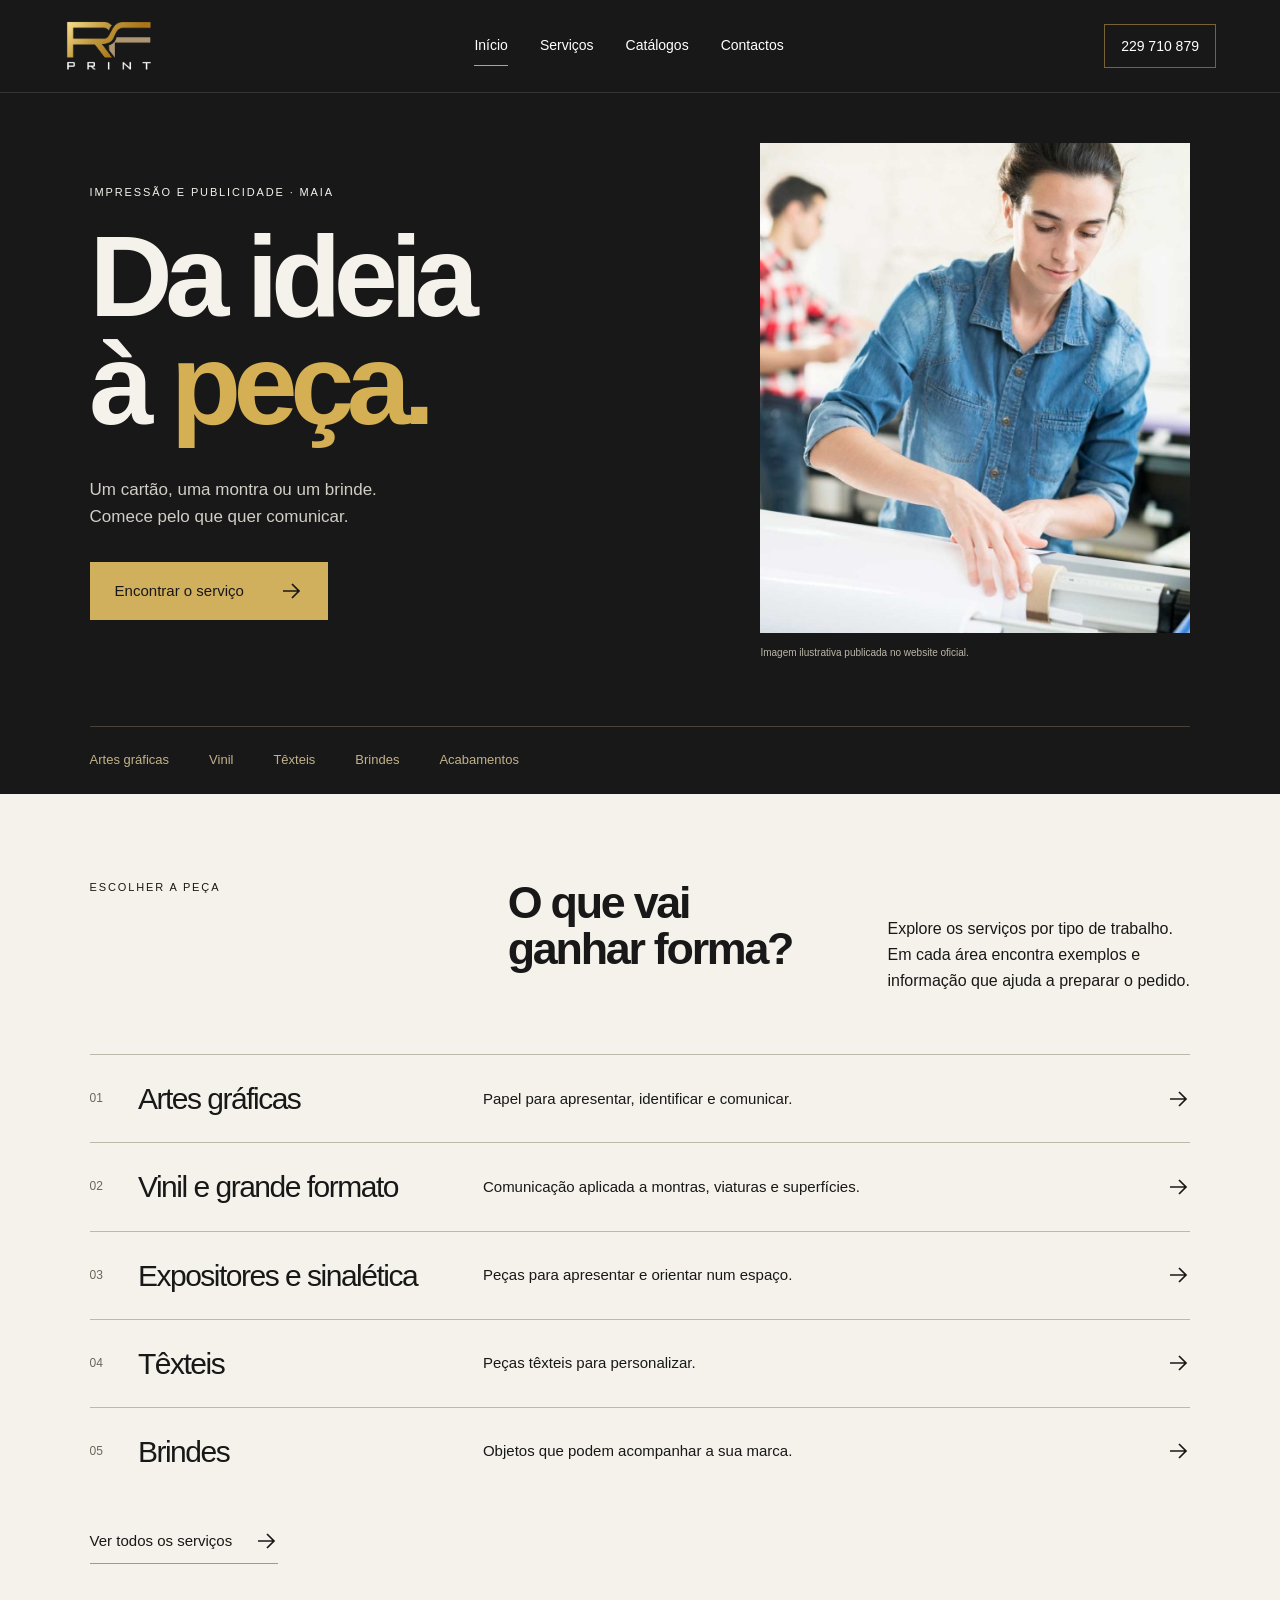
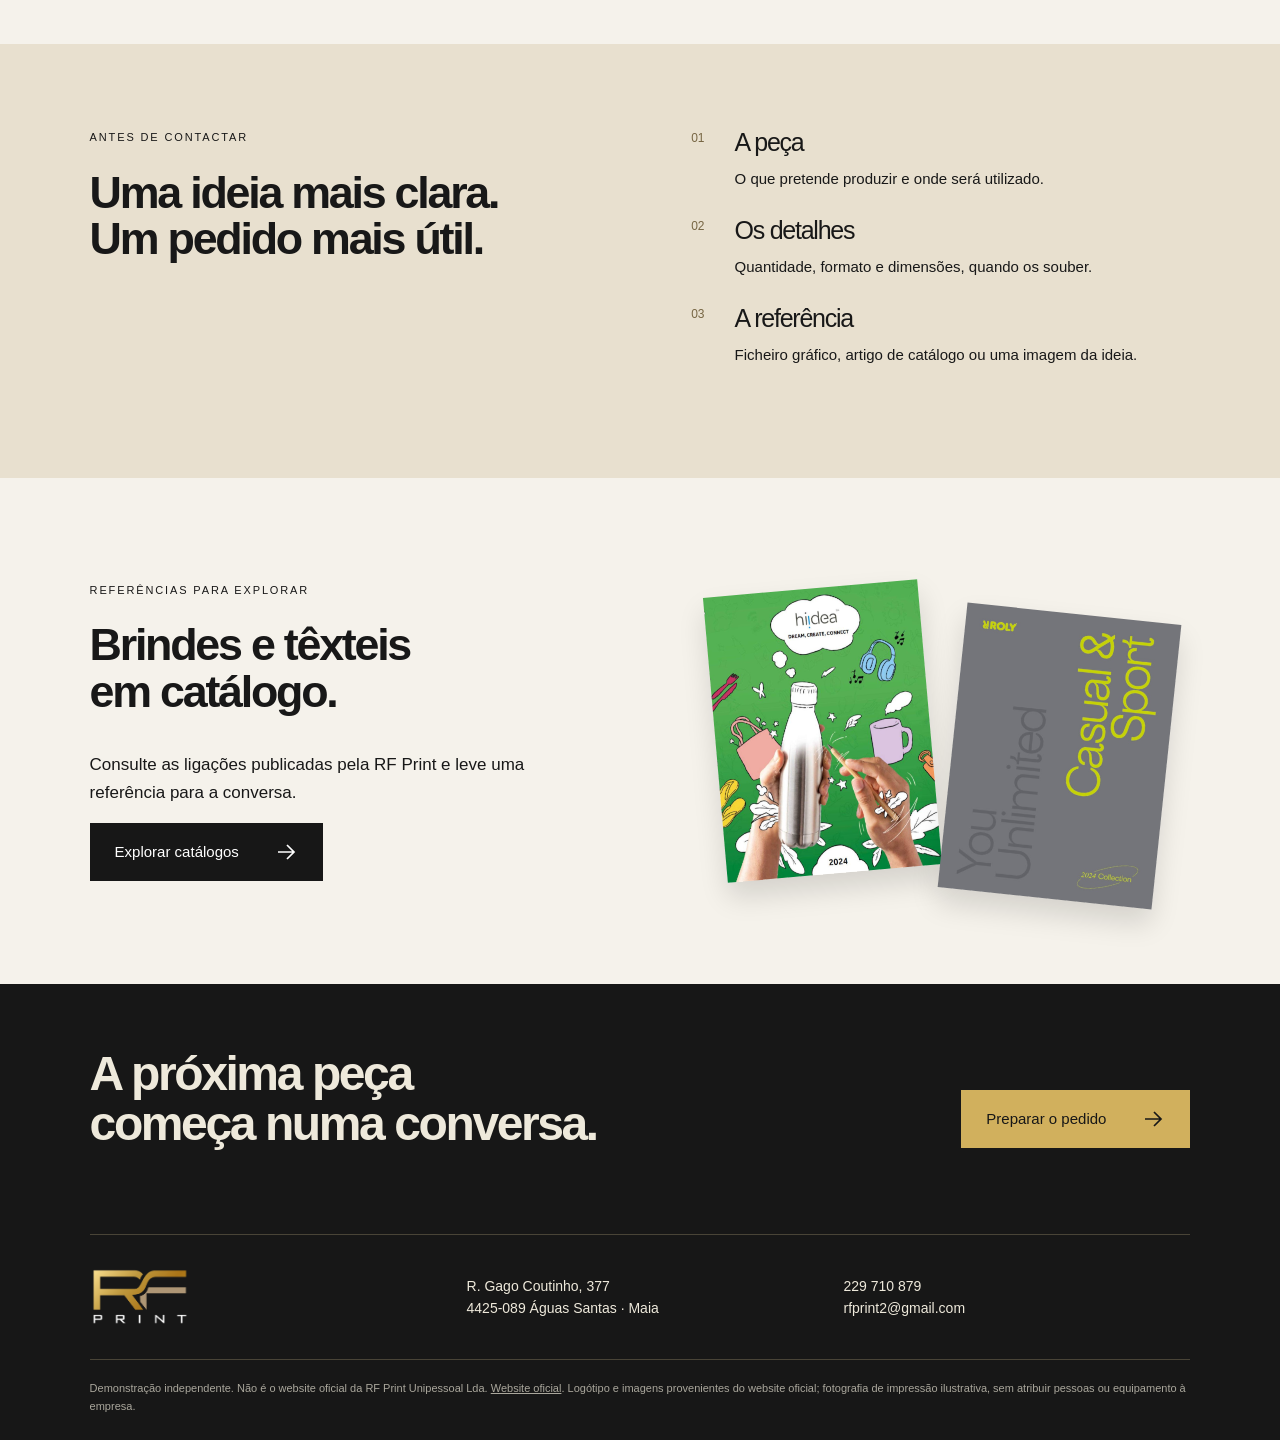
<file: index.html>
<!doctype html><html lang="pt-PT"><head><meta charset="utf-8"><meta name="viewport" content="width=device-width,initial-scale=1"><meta name="robots" content="noindex,nofollow"><meta name="description" content="Artes gráficas, vinil, têxteis e brindes na Maia. Demonstração independente do website RF Print."><title>Da ideia à peça · RF Print</title><link rel="stylesheet" href="style.css"><script src="app.js" defer></script></head><body><a class="skip" href="#main">Saltar para o conteúdo</a><header><a href="index.html" aria-label="RF Print — início"><img src="assets/logo.png" alt="RF Print" width="451" height="283"></a><button class="menu" aria-expanded="false" aria-controls="nav">Menu<span aria-hidden="true">☰</span></button><nav id="nav" aria-label="Principal"><a href="index.html" aria-current="page">Início</a><a href="servicos.html">Serviços</a><a href="catalogos.html">Catálogos</a><a href="contactos.html">Contactos</a></nav><a class="header-call" href="tel:+351229710879">229 710 879</a></header><main id="main">
<section class="hero"><div class="hero-copy"><span class="label">Impressão e publicidade · Maia</span><h1>Da ideia<br>à <em>peça.</em></h1><p>Um cartão, uma montra ou um brinde.<br>Comece pelo que quer comunicar.</p><a href="servicos.html" class="button">Encontrar o serviço<svg viewBox="0 0 24 24" fill="none" stroke="currentColor" stroke-width="1.7" aria-hidden="true"><path d="M4 12h15M13 5l7 7-7 7"/></svg></a></div><figure><img src="assets/printing.jpg" alt="Fotografia ilustrativa de preparação de material numa impressora" width="500" height="652" fetchpriority="high"><figcaption>Imagem ilustrativa publicada no website oficial.</figcaption></figure><div class="hero-bottom"><span>Artes gráficas</span><span>Vinil</span><span>Têxteis</span><span>Brindes</span><span>Acabamentos</span></div></section>
<section class="section intro"><span class="label">Escolher a peça</span><div><h2>O que vai<br>ganhar forma?</h2><p>Explore os serviços por tipo de trabalho. Em cada área encontra exemplos e informação que ajuda a preparar o pedido.</p></div></section>
<section class="service-rows"><a href="servicos.html#grafica"><span class="row-number">01</span><h3>Artes gráficas</h3><p>Papel para apresentar, identificar e comunicar.</p><svg viewBox="0 0 24 24" fill="none" stroke="currentColor" stroke-width="1.7" aria-hidden="true"><path d="M4 12h15M13 5l7 7-7 7"/></svg></a><a href="servicos.html#vinil"><span class="row-number">02</span><h3>Vinil e grande formato</h3><p>Comunicação aplicada a montras, viaturas e superfícies.</p><svg viewBox="0 0 24 24" fill="none" stroke="currentColor" stroke-width="1.7" aria-hidden="true"><path d="M4 12h15M13 5l7 7-7 7"/></svg></a><a href="servicos.html#sinaletica"><span class="row-number">03</span><h3>Expositores e sinalética</h3><p>Peças para apresentar e orientar num espaço.</p><svg viewBox="0 0 24 24" fill="none" stroke="currentColor" stroke-width="1.7" aria-hidden="true"><path d="M4 12h15M13 5l7 7-7 7"/></svg></a><a href="servicos.html#texteis"><span class="row-number">04</span><h3>Têxteis</h3><p>Peças têxteis para personalizar.</p><svg viewBox="0 0 24 24" fill="none" stroke="currentColor" stroke-width="1.7" aria-hidden="true"><path d="M4 12h15M13 5l7 7-7 7"/></svg></a><a href="servicos.html#brindes"><span class="row-number">05</span><h3>Brindes</h3><p>Objetos que podem acompanhar a sua marca.</p><svg viewBox="0 0 24 24" fill="none" stroke="currentColor" stroke-width="1.7" aria-hidden="true"><path d="M4 12h15M13 5l7 7-7 7"/></svg></a><a href="servicos.html" class="text-link">Ver todos os serviços<svg viewBox="0 0 24 24" fill="none" stroke="currentColor" stroke-width="1.7" aria-hidden="true"><path d="M4 12h15M13 5l7 7-7 7"/></svg></a></section>
<section class="section prepare"><div><span class="label">Antes de contactar</span><h2>Uma ideia mais clara.<br>Um pedido mais útil.</h2></div><ol><li><span>01</span><div><h3>A peça</h3><p>O que pretende produzir e onde será utilizado.</p></div></li><li><span>02</span><div><h3>Os detalhes</h3><p>Quantidade, formato e dimensões, quando os souber.</p></div></li><li><span>03</span><div><h3>A referência</h3><p>Ficheiro gráfico, artigo de catálogo ou uma imagem da ideia.</p></div></li></ol></section>
<section class="section catalog-teaser"><div><span class="label">Referências para explorar</span><h2>Brindes e têxteis<br>em catálogo.</h2><p>Consulte as ligações publicadas pela RF Print e leve uma referência para a conversa.</p><a href="catalogos.html" class="button dark">Explorar catálogos<svg viewBox="0 0 24 24" fill="none" stroke="currentColor" stroke-width="1.7" aria-hidden="true"><path d="M4 12h15M13 5l7 7-7 7"/></svg></a></div><div class="cover-stack"><img src="assets/hidea.jpg" alt="Capa Hi!dea, edição 2024 publicada no website oficial" width="750" height="1000"><img src="assets/roly.jpg" alt="Capa Roly 2024 publicada no website oficial" width="750" height="1000"></div></section>
</main><footer><div class="foot-top"><h2>A próxima peça<br>começa numa conversa.</h2><a href="contactos.html" class="button">Preparar o pedido<svg viewBox="0 0 24 24" fill="none" stroke="currentColor" stroke-width="1.7" aria-hidden="true"><path d="M4 12h15M13 5l7 7-7 7"/></svg></a></div><div class="foot-grid"><img src="assets/logo.png" alt="RF Print" width="451" height="283"><p>R. Gago Coutinho, 377<br>4425-089 Águas Santas · Maia</p><p><a href="tel:+351229710879">229 710 879</a><br><a href="mailto:rfprint2@gmail.com">rfprint2@gmail.com</a></p></div><p class="demo">Demonstração independente. Não é o website oficial da RF Print Unipessoal Lda. <a href="https://rfprint.pt/" target="_blank" rel="noopener">Website oficial</a>. Logótipo e imagens provenientes do website oficial; fotografia de impressão ilustrativa, sem atribuir pessoas ou equipamento à empresa.</p></footer></body></html>
</file>
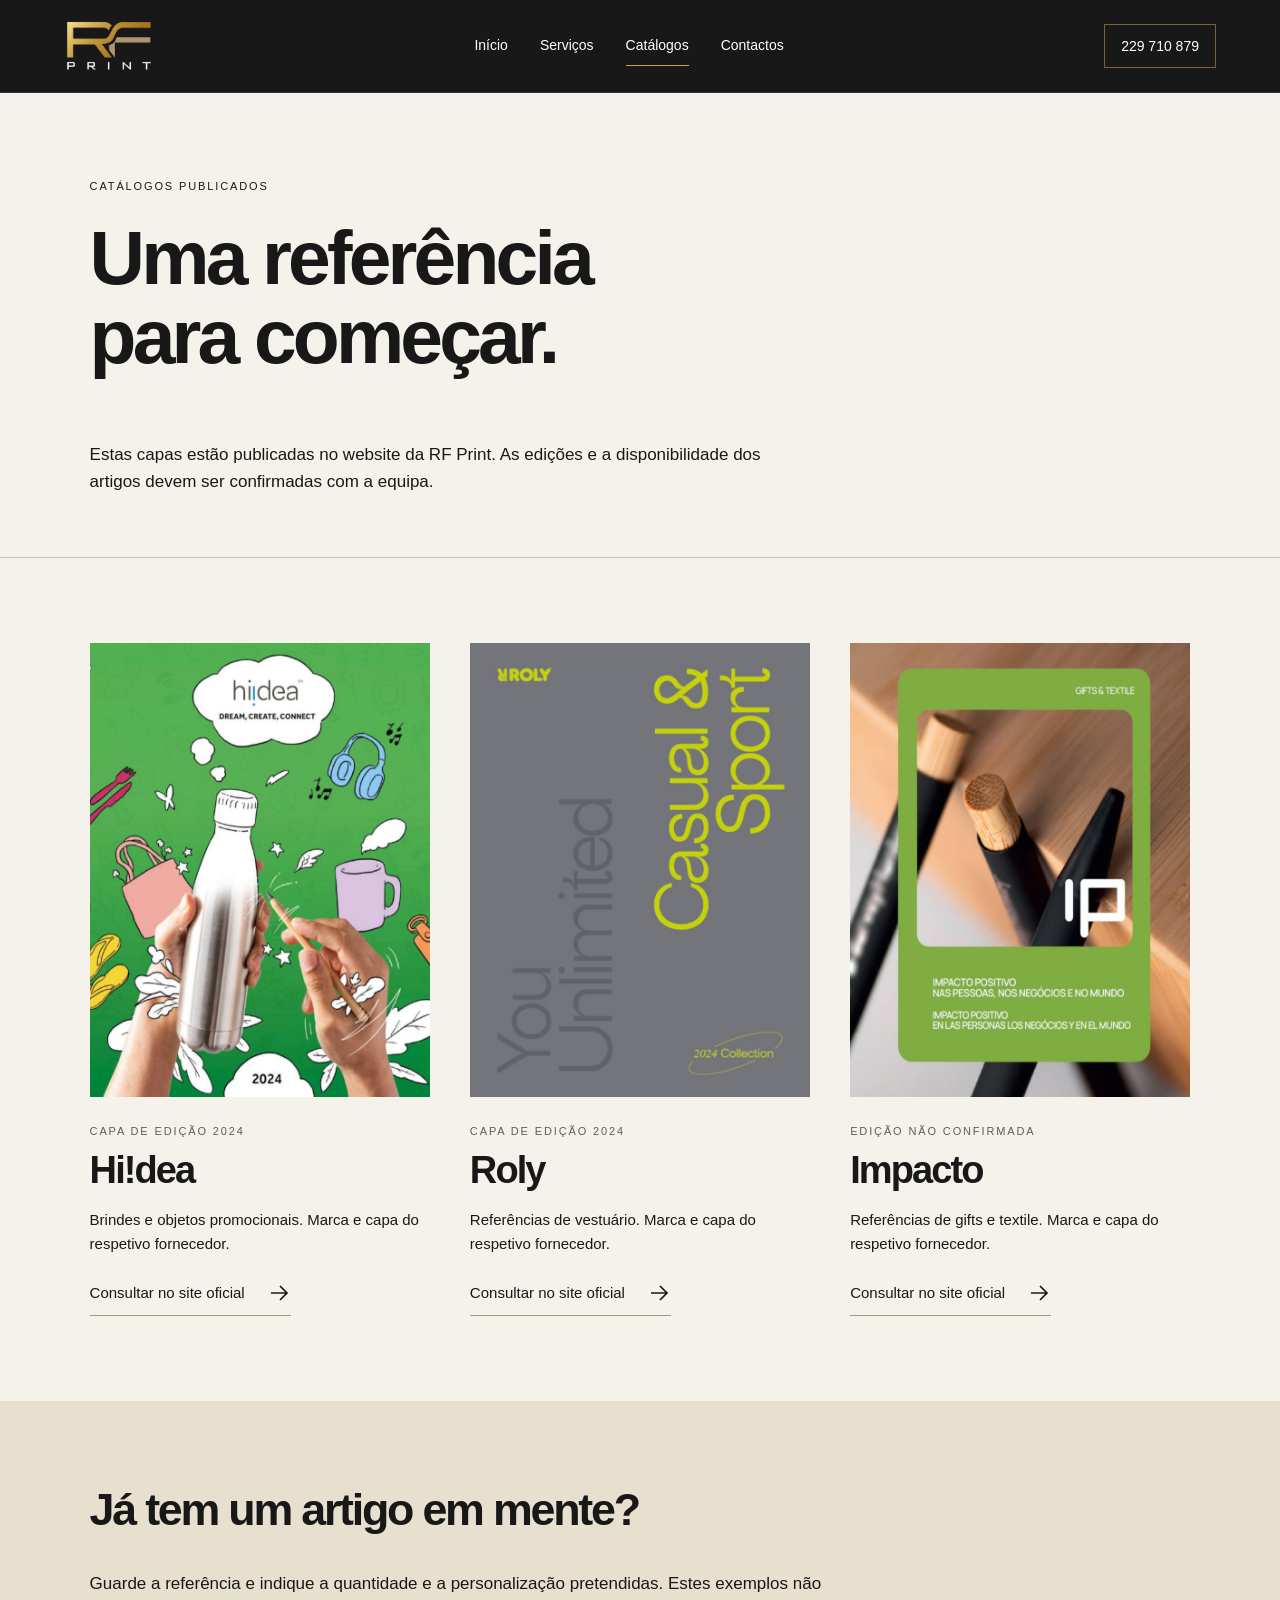
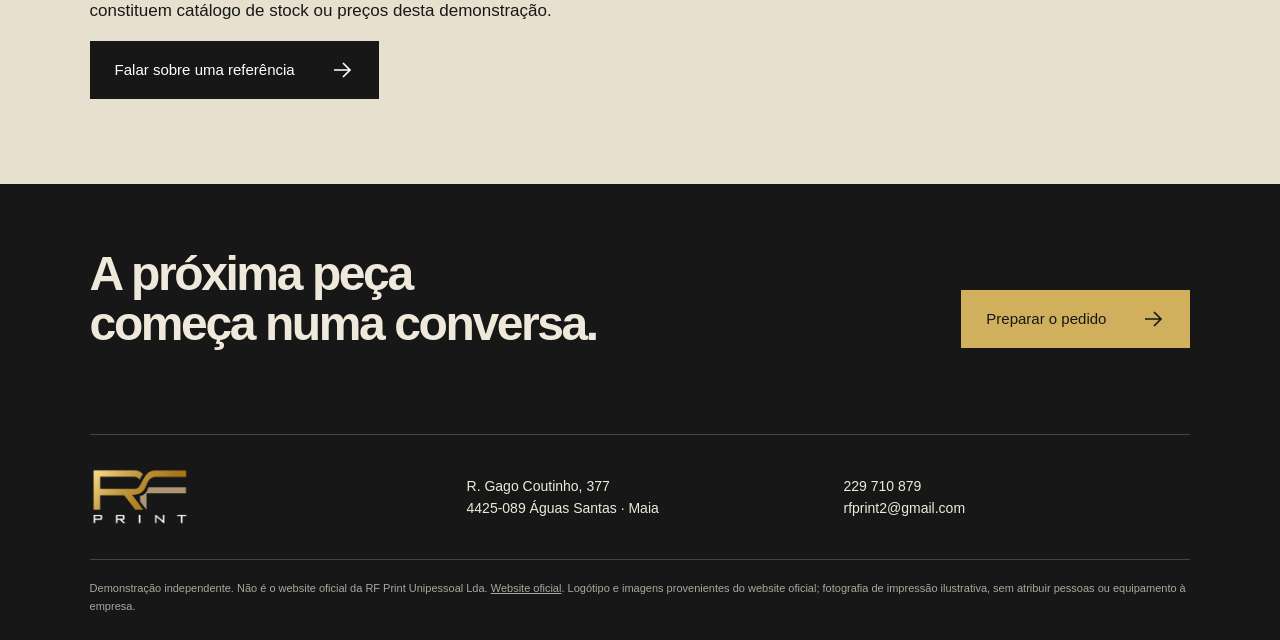
<file: catalogos.html>
<!doctype html><html lang="pt-PT"><head><meta charset="utf-8"><meta name="viewport" content="width=device-width,initial-scale=1"><meta name="robots" content="noindex,nofollow"><meta name="description" content="Artes gráficas, vinil, têxteis e brindes na Maia. Demonstração independente do website RF Print."><title>Catálogos · RF Print</title><link rel="stylesheet" href="style.css"><script src="app.js" defer></script></head><body><a class="skip" href="#main">Saltar para o conteúdo</a><header><a href="index.html" aria-label="RF Print — início"><img src="assets/logo.png" alt="RF Print" width="451" height="283"></a><button class="menu" aria-expanded="false" aria-controls="nav">Menu<span aria-hidden="true">☰</span></button><nav id="nav" aria-label="Principal"><a href="index.html">Início</a><a href="servicos.html">Serviços</a><a href="catalogos.html" aria-current="page">Catálogos</a><a href="contactos.html">Contactos</a></nav><a class="header-call" href="tel:+351229710879">229 710 879</a></header><main id="main">
<section class="page-head section"><span class="label">Catálogos publicados</span><h1>Uma referência<br>para começar.</h1><p>Estas capas estão publicadas no website da RF Print. As edições e a disponibilidade dos artigos devem ser confirmadas com a equipa.</p></section><section class="section catalog-grid"><article><img src="assets/hidea.jpg" alt="Hi!dea — capa publicada pela RF Print" width="750" height="1000"><span class="label">Capa de edição 2024</span><h2>Hi!dea</h2><p>Brindes e objetos promocionais. Marca e capa do respetivo fornecedor.</p><a href="https://rfprint.pt/catalogos/" class="text-link">Consultar no site oficial<svg viewBox="0 0 24 24" fill="none" stroke="currentColor" stroke-width="1.7" aria-hidden="true"><path d="M4 12h15M13 5l7 7-7 7"/></svg></a></article><article><img src="assets/roly.jpg" alt="Roly — capa publicada pela RF Print" width="750" height="1000"><span class="label">Capa de edição 2024</span><h2>Roly</h2><p>Referências de vestuário. Marca e capa do respetivo fornecedor.</p><a href="https://rfprint.pt/catalogos/" class="text-link">Consultar no site oficial<svg viewBox="0 0 24 24" fill="none" stroke="currentColor" stroke-width="1.7" aria-hidden="true"><path d="M4 12h15M13 5l7 7-7 7"/></svg></a></article><article><img src="assets/impacto.jpg" alt="Impacto — capa publicada pela RF Print" width="750" height="1000"><span class="label">Edição não confirmada</span><h2>Impacto</h2><p>Referências de gifts e textile. Marca e capa do respetivo fornecedor.</p><a href="https://rfprint.pt/catalogos/" class="text-link">Consultar no site oficial<svg viewBox="0 0 24 24" fill="none" stroke="currentColor" stroke-width="1.7" aria-hidden="true"><path d="M4 12h15M13 5l7 7-7 7"/></svg></a></article></section><section class="section reference"><h2>Já tem um artigo em mente?</h2><p>Guarde a referência e indique a quantidade e a personalização pretendidas. Estes exemplos não constituem catálogo de stock ou preços desta demonstração.</p><a href="contactos.html?servico=brindes" class="button dark">Falar sobre uma referência<svg viewBox="0 0 24 24" fill="none" stroke="currentColor" stroke-width="1.7" aria-hidden="true"><path d="M4 12h15M13 5l7 7-7 7"/></svg></a></section>
</main><footer><div class="foot-top"><h2>A próxima peça<br>começa numa conversa.</h2><a href="contactos.html" class="button">Preparar o pedido<svg viewBox="0 0 24 24" fill="none" stroke="currentColor" stroke-width="1.7" aria-hidden="true"><path d="M4 12h15M13 5l7 7-7 7"/></svg></a></div><div class="foot-grid"><img src="assets/logo.png" alt="RF Print" width="451" height="283"><p>R. Gago Coutinho, 377<br>4425-089 Águas Santas · Maia</p><p><a href="tel:+351229710879">229 710 879</a><br><a href="mailto:rfprint2@gmail.com">rfprint2@gmail.com</a></p></div><p class="demo">Demonstração independente. Não é o website oficial da RF Print Unipessoal Lda. <a href="https://rfprint.pt/" target="_blank" rel="noopener">Website oficial</a>. Logótipo e imagens provenientes do website oficial; fotografia de impressão ilustrativa, sem atribuir pessoas ou equipamento à empresa.</p></footer></body></html>
</file>
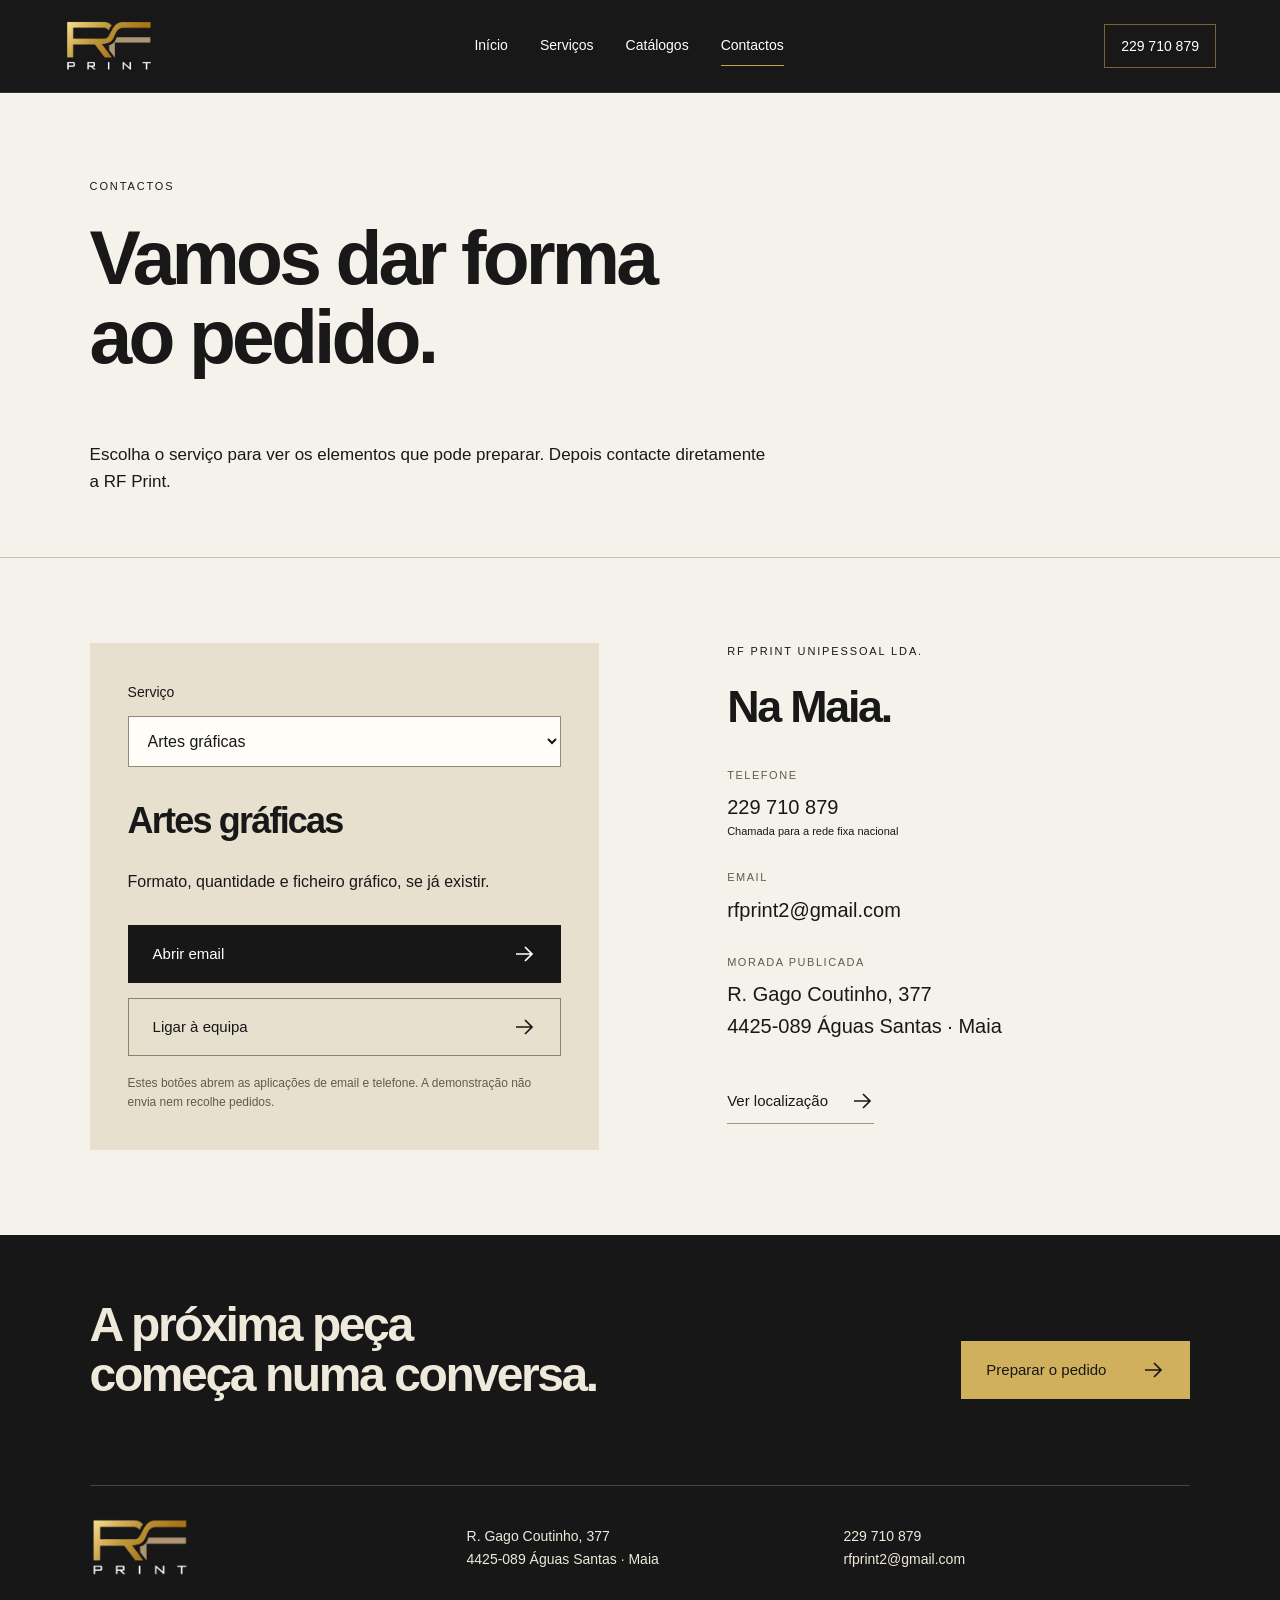
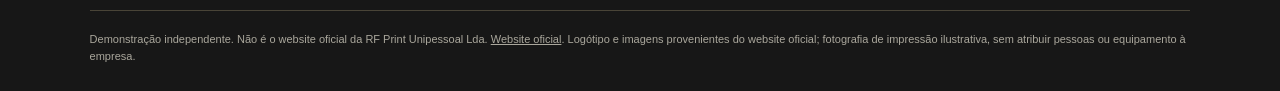
<file: contactos.html>
<!doctype html><html lang="pt-PT"><head><meta charset="utf-8"><meta name="viewport" content="width=device-width,initial-scale=1"><meta name="robots" content="noindex,nofollow"><meta name="description" content="Artes gráficas, vinil, têxteis e brindes na Maia. Demonstração independente do website RF Print."><title>Contactos · RF Print</title><link rel="stylesheet" href="style.css"><script src="app.js" defer></script></head><body><a class="skip" href="#main">Saltar para o conteúdo</a><header><a href="index.html" aria-label="RF Print — início"><img src="assets/logo.png" alt="RF Print" width="451" height="283"></a><button class="menu" aria-expanded="false" aria-controls="nav">Menu<span aria-hidden="true">☰</span></button><nav id="nav" aria-label="Principal"><a href="index.html">Início</a><a href="servicos.html">Serviços</a><a href="catalogos.html">Catálogos</a><a href="contactos.html" aria-current="page">Contactos</a></nav><a class="header-call" href="tel:+351229710879">229 710 879</a></header><main id="main">
<section class="page-head section"><span class="label">Contactos</span><h1>Vamos dar forma<br>ao pedido.</h1><p>Escolha o serviço para ver os elementos que pode preparar. Depois contacte diretamente a RF Print.</p></section><section class="section contact-layout"><div class="request"><label for="service">Serviço</label><select id="service"><option value="grafica">Artes gráficas</option><option value="vinil">Vinil e grande formato</option><option value="sinaletica">Expositores e sinalética</option><option value="texteis">Têxteis</option><option value="brindes">Brindes</option><option value="acabamentos">Gravações e acabamentos</option><option value="eventos">Eventos</option></select><h2 id="request-title">Artes gráficas</h2><p id="request-guide">Formato, quantidade e ficheiro gráfico, se já existir.</p><div class="contact-buttons"><a class="button dark" id="request-email" href="mailto:rfprint2@gmail.com">Abrir email <svg viewBox="0 0 24 24" fill="none" stroke="currentColor" stroke-width="1.7" aria-hidden="true"><path d="M4 12h15M13 5l7 7-7 7"/></svg></a><a class="button outline" href="tel:+351229710879">Ligar à equipa <svg viewBox="0 0 24 24" fill="none" stroke="currentColor" stroke-width="1.7" aria-hidden="true"><path d="M4 12h15M13 5l7 7-7 7"/></svg></a></div><p class="note">Estes botões abrem as aplicações de email e telefone. A demonstração não envia nem recolhe pedidos.</p></div><div class="details"><span class="label">RF Print Unipessoal Lda.</span><h2>Na Maia.</h2><dl><dt>Telefone</dt><dd><a href="tel:+351229710879">229 710 879</a><small>Chamada para a rede fixa nacional</small></dd><dt>Email</dt><dd><a href="mailto:rfprint2@gmail.com">rfprint2@gmail.com</a></dd><dt>Morada publicada</dt><dd>R. Gago Coutinho, 377<br>4425-089 Águas Santas · Maia</dd></dl><a href="https://www.google.com/maps/search/?api=1&amp;query=R.+Gago+Coutinho+377+Maia" class="text-link">Ver localização<svg viewBox="0 0 24 24" fill="none" stroke="currentColor" stroke-width="1.7" aria-hidden="true"><path d="M4 12h15M13 5l7 7-7 7"/></svg></a></div></section>
</main><footer><div class="foot-top"><h2>A próxima peça<br>começa numa conversa.</h2><a href="contactos.html" class="button">Preparar o pedido<svg viewBox="0 0 24 24" fill="none" stroke="currentColor" stroke-width="1.7" aria-hidden="true"><path d="M4 12h15M13 5l7 7-7 7"/></svg></a></div><div class="foot-grid"><img src="assets/logo.png" alt="RF Print" width="451" height="283"><p>R. Gago Coutinho, 377<br>4425-089 Águas Santas · Maia</p><p><a href="tel:+351229710879">229 710 879</a><br><a href="mailto:rfprint2@gmail.com">rfprint2@gmail.com</a></p></div><p class="demo">Demonstração independente. Não é o website oficial da RF Print Unipessoal Lda. <a href="https://rfprint.pt/" target="_blank" rel="noopener">Website oficial</a>. Logótipo e imagens provenientes do website oficial; fotografia de impressão ilustrativa, sem atribuir pessoas ou equipamento à empresa.</p></footer></body></html>
</file>
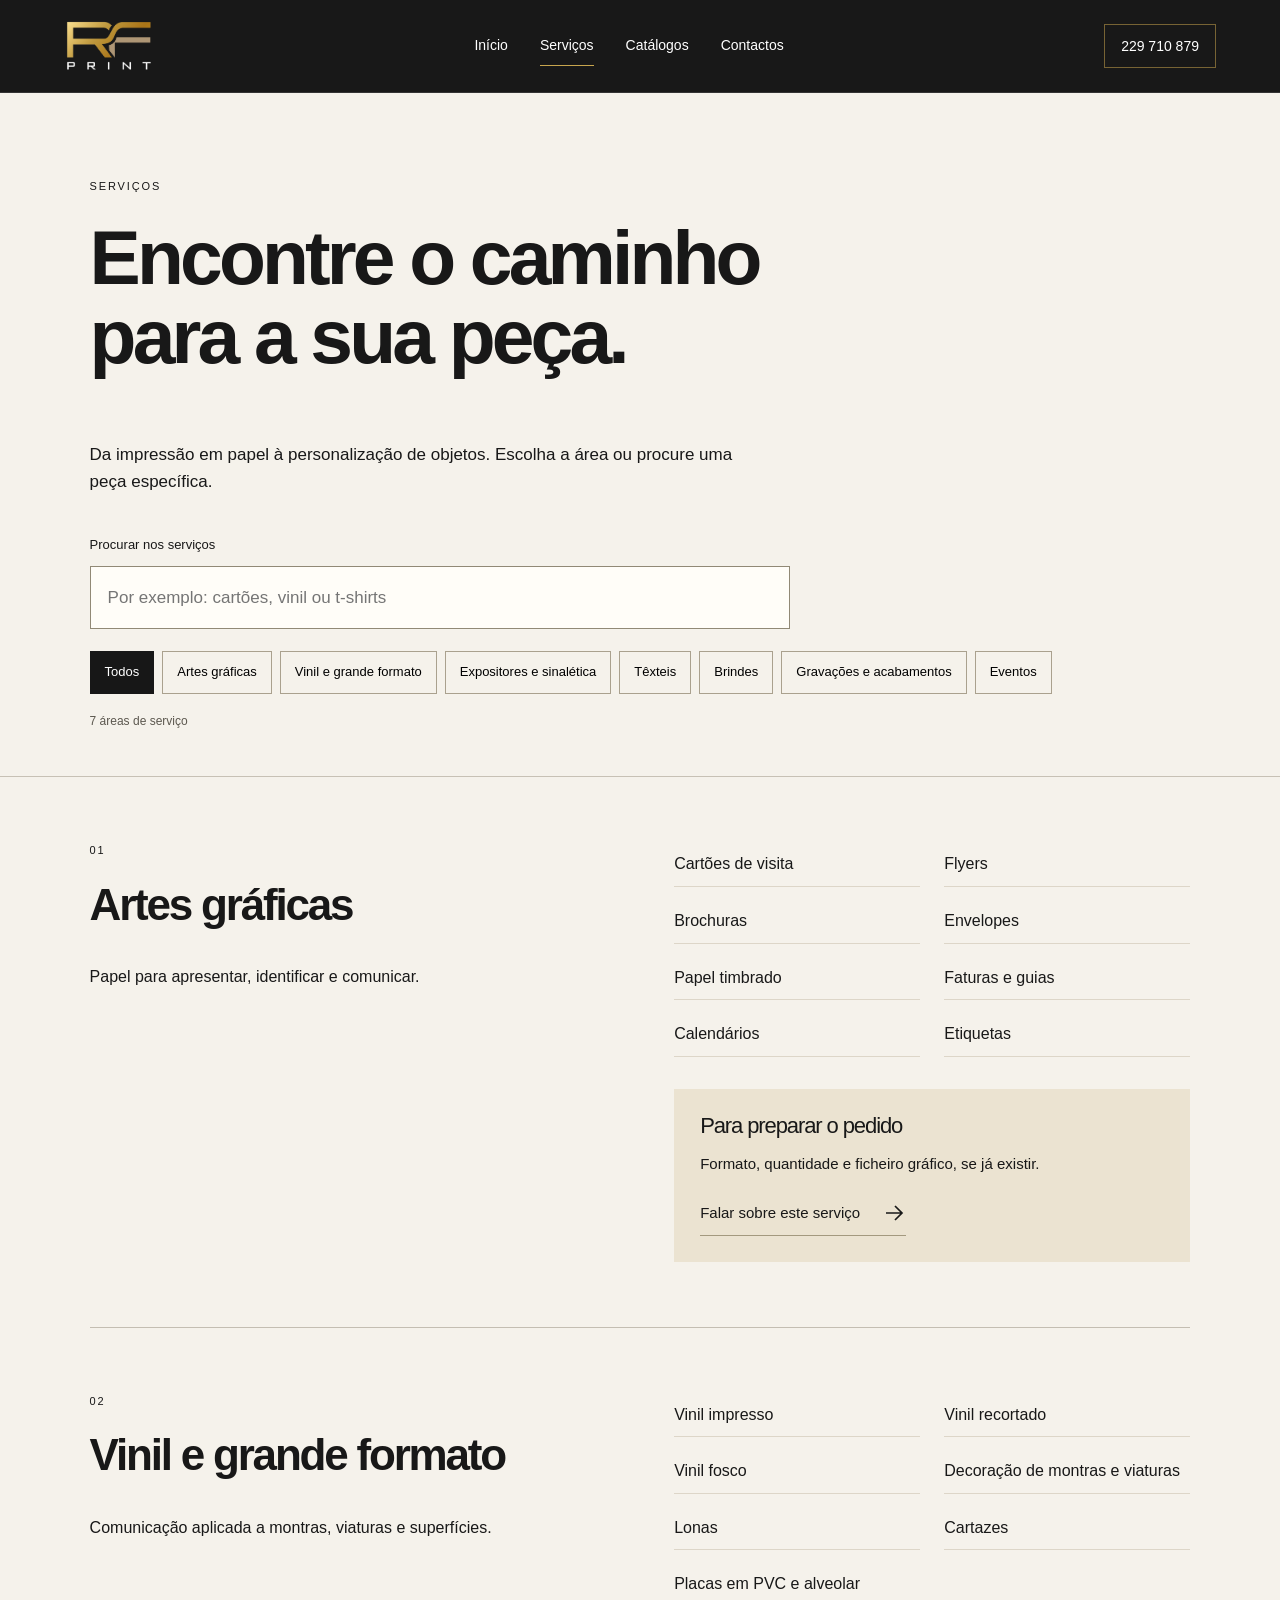
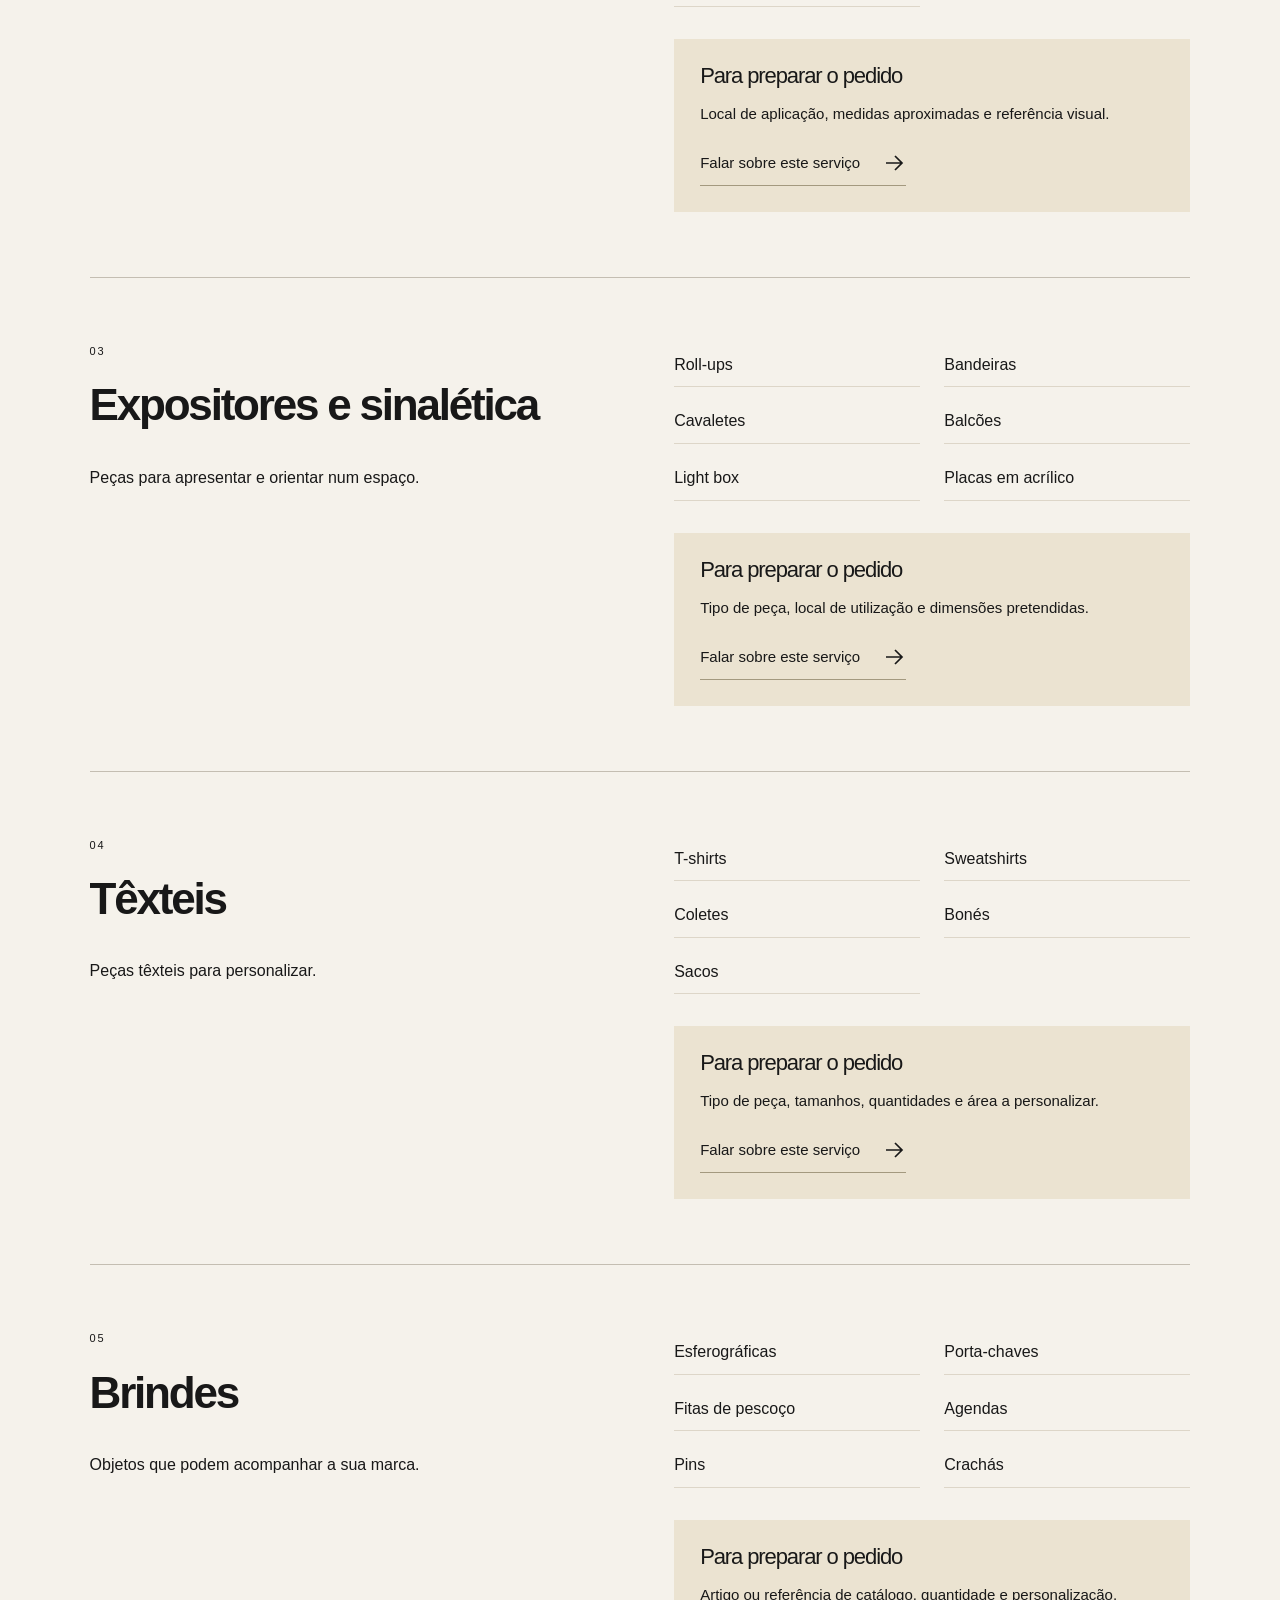
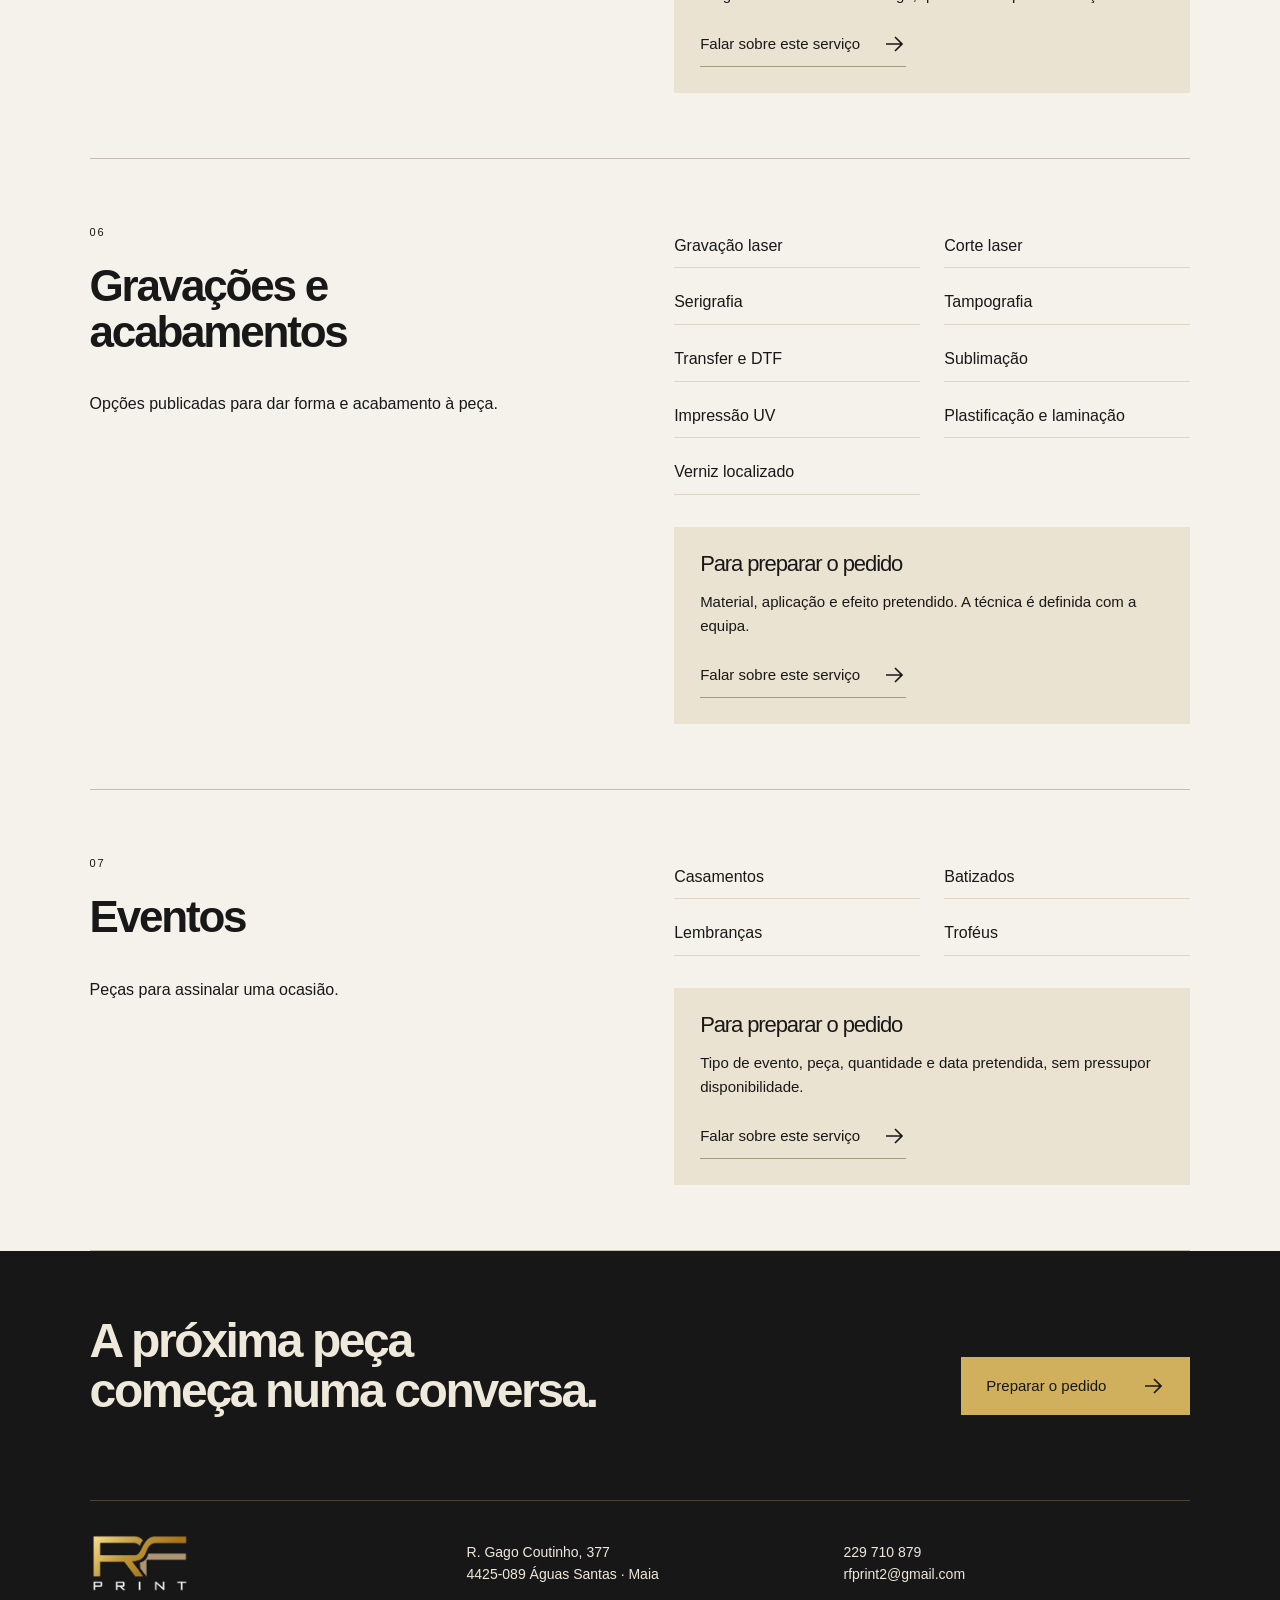
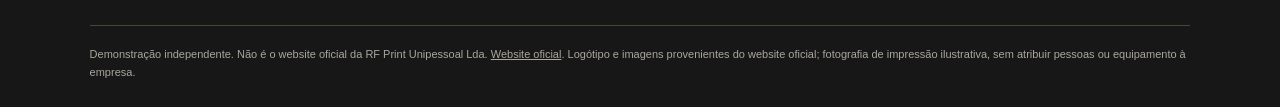
<file: servicos.html>
<!doctype html><html lang="pt-PT"><head><meta charset="utf-8"><meta name="viewport" content="width=device-width,initial-scale=1"><meta name="robots" content="noindex,nofollow"><meta name="description" content="Artes gráficas, vinil, têxteis e brindes na Maia. Demonstração independente do website RF Print."><title>Serviços · RF Print</title><link rel="stylesheet" href="style.css"><script src="app.js" defer></script></head><body><a class="skip" href="#main">Saltar para o conteúdo</a><header><a href="index.html" aria-label="RF Print — início"><img src="assets/logo.png" alt="RF Print" width="451" height="283"></a><button class="menu" aria-expanded="false" aria-controls="nav">Menu<span aria-hidden="true">☰</span></button><nav id="nav" aria-label="Principal"><a href="index.html">Início</a><a href="servicos.html" aria-current="page">Serviços</a><a href="catalogos.html">Catálogos</a><a href="contactos.html">Contactos</a></nav><a class="header-call" href="tel:+351229710879">229 710 879</a></header><main id="main">
<section class="page-head section"><span class="label">Serviços</span><h1>Encontre o caminho<br>para a sua peça.</h1><p>Da impressão em papel à personalização de objetos. Escolha a área ou procure uma peça específica.</p><div class="search"><label for="search">Procurar nos serviços</label><input id="search" type="search" placeholder="Por exemplo: cartões, vinil ou t-shirts"></div><div class="filters" aria-label="Filtrar serviços"><button data-filter="todos" aria-pressed="true">Todos</button><button data-filter="grafica" aria-pressed="false">Artes gráficas</button><button data-filter="vinil" aria-pressed="false">Vinil e grande formato</button><button data-filter="sinaletica" aria-pressed="false">Expositores e sinalética</button><button data-filter="texteis" aria-pressed="false">Têxteis</button><button data-filter="brindes" aria-pressed="false">Brindes</button><button data-filter="acabamentos" aria-pressed="false">Gravações e acabamentos</button><button data-filter="eventos" aria-pressed="false">Eventos</button></div><p id="count" aria-live="polite">7 áreas de serviço</p></section><div class="services-wrap"><section class="service-block" id="grafica" data-category="grafica" data-search="artes gráficas cartões de visita flyers brochuras envelopes papel timbrado faturas e guias calendários etiquetas"><div class="service-title"><span class="label">01</span><h2>Artes gráficas</h2><p>Papel para apresentar, identificar e comunicar.</p></div><div class="service-products"><ul><li>Cartões de visita</li><li>Flyers</li><li>Brochuras</li><li>Envelopes</li><li>Papel timbrado</li><li>Faturas e guias</li><li>Calendários</li><li>Etiquetas</li></ul><div class="brief"><h3>Para preparar o pedido</h3><p>Formato, quantidade e ficheiro gráfico, se já existir.</p><a href="contactos.html?servico=grafica" class="text-link">Falar sobre este serviço<svg viewBox="0 0 24 24" fill="none" stroke="currentColor" stroke-width="1.7" aria-hidden="true"><path d="M4 12h15M13 5l7 7-7 7"/></svg></a></div></div></section><section class="service-block" id="vinil" data-category="vinil" data-search="vinil e grande formato vinil impresso vinil recortado vinil fosco decoração de montras e viaturas lonas cartazes placas em pvc e alveolar"><div class="service-title"><span class="label">02</span><h2>Vinil e grande formato</h2><p>Comunicação aplicada a montras, viaturas e superfícies.</p></div><div class="service-products"><ul><li>Vinil impresso</li><li>Vinil recortado</li><li>Vinil fosco</li><li>Decoração de montras e viaturas</li><li>Lonas</li><li>Cartazes</li><li>Placas em PVC e alveolar</li></ul><div class="brief"><h3>Para preparar o pedido</h3><p>Local de aplicação, medidas aproximadas e referência visual.</p><a href="contactos.html?servico=vinil" class="text-link">Falar sobre este serviço<svg viewBox="0 0 24 24" fill="none" stroke="currentColor" stroke-width="1.7" aria-hidden="true"><path d="M4 12h15M13 5l7 7-7 7"/></svg></a></div></div></section><section class="service-block" id="sinaletica" data-category="sinaletica" data-search="expositores e sinalética roll-ups bandeiras cavaletes balcões light box placas em acrílico"><div class="service-title"><span class="label">03</span><h2>Expositores e sinalética</h2><p>Peças para apresentar e orientar num espaço.</p></div><div class="service-products"><ul><li>Roll-ups</li><li>Bandeiras</li><li>Cavaletes</li><li>Balcões</li><li>Light box</li><li>Placas em acrílico</li></ul><div class="brief"><h3>Para preparar o pedido</h3><p>Tipo de peça, local de utilização e dimensões pretendidas.</p><a href="contactos.html?servico=sinaletica" class="text-link">Falar sobre este serviço<svg viewBox="0 0 24 24" fill="none" stroke="currentColor" stroke-width="1.7" aria-hidden="true"><path d="M4 12h15M13 5l7 7-7 7"/></svg></a></div></div></section><section class="service-block" id="texteis" data-category="texteis" data-search="têxteis t-shirts sweatshirts coletes bonés sacos"><div class="service-title"><span class="label">04</span><h2>Têxteis</h2><p>Peças têxteis para personalizar.</p></div><div class="service-products"><ul><li>T-shirts</li><li>Sweatshirts</li><li>Coletes</li><li>Bonés</li><li>Sacos</li></ul><div class="brief"><h3>Para preparar o pedido</h3><p>Tipo de peça, tamanhos, quantidades e área a personalizar.</p><a href="contactos.html?servico=texteis" class="text-link">Falar sobre este serviço<svg viewBox="0 0 24 24" fill="none" stroke="currentColor" stroke-width="1.7" aria-hidden="true"><path d="M4 12h15M13 5l7 7-7 7"/></svg></a></div></div></section><section class="service-block" id="brindes" data-category="brindes" data-search="brindes esferográficas porta-chaves fitas de pescoço agendas pins crachás"><div class="service-title"><span class="label">05</span><h2>Brindes</h2><p>Objetos que podem acompanhar a sua marca.</p></div><div class="service-products"><ul><li>Esferográficas</li><li>Porta-chaves</li><li>Fitas de pescoço</li><li>Agendas</li><li>Pins</li><li>Crachás</li></ul><div class="brief"><h3>Para preparar o pedido</h3><p>Artigo ou referência de catálogo, quantidade e personalização.</p><a href="contactos.html?servico=brindes" class="text-link">Falar sobre este serviço<svg viewBox="0 0 24 24" fill="none" stroke="currentColor" stroke-width="1.7" aria-hidden="true"><path d="M4 12h15M13 5l7 7-7 7"/></svg></a></div></div></section><section class="service-block" id="acabamentos" data-category="acabamentos" data-search="gravações e acabamentos gravação laser corte laser serigrafia tampografia transfer e dtf sublimação impressão uv plastificação e laminação verniz localizado"><div class="service-title"><span class="label">06</span><h2>Gravações e acabamentos</h2><p>Opções publicadas para dar forma e acabamento à peça.</p></div><div class="service-products"><ul><li>Gravação laser</li><li>Corte laser</li><li>Serigrafia</li><li>Tampografia</li><li>Transfer e DTF</li><li>Sublimação</li><li>Impressão UV</li><li>Plastificação e laminação</li><li>Verniz localizado</li></ul><div class="brief"><h3>Para preparar o pedido</h3><p>Material, aplicação e efeito pretendido. A técnica é definida com a equipa.</p><a href="contactos.html?servico=acabamentos" class="text-link">Falar sobre este serviço<svg viewBox="0 0 24 24" fill="none" stroke="currentColor" stroke-width="1.7" aria-hidden="true"><path d="M4 12h15M13 5l7 7-7 7"/></svg></a></div></div></section><section class="service-block" id="eventos" data-category="eventos" data-search="eventos casamentos batizados lembranças troféus"><div class="service-title"><span class="label">07</span><h2>Eventos</h2><p>Peças para assinalar uma ocasião.</p></div><div class="service-products"><ul><li>Casamentos</li><li>Batizados</li><li>Lembranças</li><li>Troféus</li></ul><div class="brief"><h3>Para preparar o pedido</h3><p>Tipo de evento, peça, quantidade e data pretendida, sem pressupor disponibilidade.</p><a href="contactos.html?servico=eventos" class="text-link">Falar sobre este serviço<svg viewBox="0 0 24 24" fill="none" stroke="currentColor" stroke-width="1.7" aria-hidden="true"><path d="M4 12h15M13 5l7 7-7 7"/></svg></a></div></div></section><p id="empty" hidden>Nenhum serviço corresponde à pesquisa. Experimente outra palavra ou fale com a equipa.</p></div>
</main><footer><div class="foot-top"><h2>A próxima peça<br>começa numa conversa.</h2><a href="contactos.html" class="button">Preparar o pedido<svg viewBox="0 0 24 24" fill="none" stroke="currentColor" stroke-width="1.7" aria-hidden="true"><path d="M4 12h15M13 5l7 7-7 7"/></svg></a></div><div class="foot-grid"><img src="assets/logo.png" alt="RF Print" width="451" height="283"><p>R. Gago Coutinho, 377<br>4425-089 Águas Santas · Maia</p><p><a href="tel:+351229710879">229 710 879</a><br><a href="mailto:rfprint2@gmail.com">rfprint2@gmail.com</a></p></div><p class="demo">Demonstração independente. Não é o website oficial da RF Print Unipessoal Lda. <a href="https://rfprint.pt/" target="_blank" rel="noopener">Website oficial</a>. Logótipo e imagens provenientes do website oficial; fotografia de impressão ilustrativa, sem atribuir pessoas ou equipamento à empresa.</p></footer></body></html>
</file>
<file: style.css>
*{box-sizing:border-box}html{scroll-padding-top:110px}body{margin:0;background:#f5f2eb;color:#181818;font:17px/1.6 Arial,Helvetica,sans-serif}a{color:inherit;text-decoration:none}button,input,select{font:inherit}a:focus-visible,button:focus-visible,input:focus-visible,select:focus-visible{outline:3px solid #b48b34;outline-offset:5px}h1,h2,h3,p{margin-top:0}h1,h2,h3{line-height:1.04;letter-spacing:-.05em}h1{font-size:clamp(46px,6vw,86px)}h2{font-size:clamp(34px,3.5vw,50px)}h3{font-size:25px;font-weight:500}img{display:block;max-width:100%;height:auto}svg{height:24px;width:24px;flex-shrink:0}header{background:#181818;color:#fff;display:flex;align-items:center;justify-content:space-between;gap:25px;padding:18px 5vw;position:sticky;top:0;z-index:20;border-bottom:1px solid #343434}header img{width:90px;height:56px;object-fit:contain}nav{display:flex;gap:32px;font-size:14px}nav a{padding:8px 0;border-bottom:1px solid transparent}nav a:hover,nav a[aria-current]{border-color:#c7a54e}.header-call{font-size:14px;border:1px solid #776334;padding:10px 16px}.menu{display:none}.skip{position:absolute;top:-100px;z-index:30;background:#fff;padding:12px}.skip:focus{top:0}.label{display:block;font-size:11px;letter-spacing:.17em;text-transform:uppercase;margin-bottom:22px}.hero{position:relative;background:#181818;color:#f5f2eb;padding:50px 7vw 0;display:grid;grid-template-columns:1.15fr .85fr;gap:60px;align-items:center}.hero h1{font-size:clamp(80px,9vw,134px);letter-spacing:-.065em;line-height:.93;margin-bottom:38px}.hero em{font-style:normal;color:#d4af53}.hero-copy>p{color:#d0cec6;margin-bottom:32px}.button{display:inline-flex;align-items:center;justify-content:space-between;gap:35px;background:#d1b05d;color:#171717;padding:16px 24px;font-size:15px;border:1px solid #d1b05d}.button:hover{background:#e1c579}.hero figure{margin:0;justify-self:end;width:min(100%,430px)}.hero figure img{width:100%;max-height:490px;object-fit:cover;object-position:50% 55%}.hero figcaption{font-size:10px;color:#bbb7aa;padding-top:12px}.hero-bottom{grid-column:1/-1;border-top:1px solid #484337;display:flex;gap:40px;padding:23px 0;font-size:13px;color:#c2b28b;margin-top:5px}.section{padding:85px 7vw}.intro{display:grid;grid-template-columns:1fr 2fr;gap:6vw;padding-bottom:45px}.intro>div{display:flex;gap:6vw;align-items:end}.intro h2{flex:1}.intro p{max-width:440px;flex:1;font-size:16px}.service-rows{padding:0 7vw 80px}.service-rows>a:not(.text-link){display:flex;align-items:center;border-top:1px solid #bcb8ac;padding:28px 0;gap:35px}.row-number{font-size:12px;color:#6b665a}.service-rows h3{margin:0;min-width:310px;font-size:30px}.service-rows p{margin:0;font-size:15px}.service-rows svg{margin-left:auto}.text-link{display:inline-flex;align-items:center;gap:22px;border-bottom:1px solid #a3997f;padding:10px 0;font-size:15px}.service-rows>.text-link{margin-top:24px}.prepare{display:grid;grid-template-columns:1fr 1fr;gap:8vw;background:#e8e0cf}.prepare ol{list-style:none;padding:0;margin:0}.prepare li{display:flex;gap:30px;padding:0 0 26px}.prepare li>span{font-size:12px;color:#766543}.prepare h3{margin-bottom:12px;font-size:25px}.prepare p{font-size:15px;margin:0}.catalog-teaser{display:grid;grid-template-columns:1fr 1fr;gap:8vw;align-items:center}.catalog-teaser p{max-width:460px}.dark{background:#171717;border-color:#171717;color:#fff}.dark:hover{background:#3b3529}.cover-stack{display:flex;align-items:center;justify-content:center;gap:22px}.cover-stack img{width:43%;box-shadow:0 15px 28px #0002}.cover-stack img:first-child{transform:rotate(-5deg)}.cover-stack img:last-child{transform:rotate(6deg);margin-top:50px}footer{background:#171717;color:#eee9db;padding:65px 7vw 25px}.foot-top{display:flex;justify-content:space-between;align-items:center;gap:30px;margin-bottom:45px}.foot-top h2{font-size:48px}.foot-grid{border-top:1px solid #494437;display:grid;grid-template-columns:1fr 1fr 1fr;gap:30px;align-items:center;padding:30px 0}.foot-grid img{width:100px;height:64px;object-fit:contain}.foot-grid p{font-size:14px;margin:0}.demo{max-width:1100px;font-size:11px;color:#aaa79c;margin:0;padding-top:20px;border-top:1px solid #494437}.demo a{text-decoration:underline}.page-head{padding-bottom:45px;border-bottom:1px solid #c7c1b5}.page-head>p{max-width:680px}.search{max-width:700px;margin-top:40px}.search label{display:block;font-size:13px;margin-bottom:10px}.search input{width:100%;border:1px solid #918976;background:#fffdf8;padding:17px;color:#171717;border-radius:0}.filters{display:flex;flex-wrap:wrap;gap:8px;margin-top:22px}.filters button{font-size:13px;border:1px solid #aaa18e;background:none;padding:10px 14px;cursor:pointer}.filters button[aria-pressed=true]{background:#171717;color:white;border-color:#171717}#count{font-size:12px;color:#5c584f;margin-top:18px;margin-bottom:0}.services-wrap{padding:0 7vw}.service-block{display:grid;grid-template-columns:1fr 1.1fr;gap:9vw;padding:65px 0;border-bottom:1px solid #c4beb2;scroll-margin-top:20px}.service-title h2{font-size:44px}.service-title p{font-size:16px;max-width:440px}.service-products ul{list-style:none;margin:0;padding:0;display:grid;grid-template-columns:1fr 1fr;gap:12px 24px;font-size:16px}.service-products li{border-bottom:1px solid #ddd6c8;padding:9px 0}.brief{margin-top:32px;background:#ebe3d1;padding:26px}.brief h3{font-size:22px;margin-bottom:14px}.brief p{font-size:15px}.catalog-grid{display:grid;grid-template-columns:repeat(3,1fr);gap:40px}.catalog-grid img{width:100%;max-height:500px;object-fit:contain;object-position:left center;margin-bottom:26px}.catalog-grid .label{margin-bottom:10px;color:#625d51}.catalog-grid h2{font-size:38px;margin-bottom:18px}.catalog-grid p{font-size:15px}.reference{background:#e8e0cf}.reference p{max-width:740px}.contact-layout{display:grid;grid-template-columns:1.1fr 1fr;gap:10vw}.request{background:#e8e0cf;padding:38px}.request label{display:block;font-size:14px;margin-bottom:12px}.request select{width:100%;padding:15px;border:1px solid #948976;border-radius:0;background:#fffdf8;font-size:16px;color:#171717}.request h2{font-size:36px;margin-top:35px}.request p{font-size:16px}.contact-buttons{display:grid;gap:15px;margin-top:30px}.outline{border-color:#8e8268;background:none}.outline:hover{background:#dcd2bb}.note{font-size:12px!important;color:#625b4d;margin:18px 0 0}.details dt{font-size:11px;text-transform:uppercase;letter-spacing:.14em;margin-top:28px;color:#625b4d}.details dd{margin:7px 0;font-size:20px;overflow-wrap:anywhere}.details small{display:block;font-size:11px}.details .text-link{margin-top:20px}[hidden]{display:none!important}#empty{padding:60px 0}@media(max-width:760px){body{font-size:16px}header{padding:14px 22px;gap:20px}header img{width:75px;height:47px}.header-call{display:none}.menu{display:flex;gap:14px;align-items:center;color:#fff;background:none;border:0;padding:10px 0;font-size:14px}nav{display:none;position:absolute;left:0;right:0;top:100%;padding:15px 24px;background:#171717;gap:0}nav.open{display:flex;flex-direction:column}nav a{padding:13px 0}.hero{padding:42px 22px 0;grid-template-columns:1fr;gap:35px}.hero h1{font-size:86px}.hero figure{width:100%;justify-self:stretch}.hero figure img{height:310px;object-position:50% 50%}.hero-bottom{gap:12px 22px;flex-wrap:wrap;font-size:12px;grid-column:auto}.section{padding:55px 22px}.intro{display:block;padding-bottom:30px}.intro>div{display:block}.intro h2{font-size:42px}.service-rows{padding:0 22px 50px}.service-rows>a:not(.text-link){flex-wrap:wrap;gap:12px 18px;padding:23px 0}.service-rows h3{font-size:25px;min-width:0;flex:1}.service-rows p{order:4;width:100%;padding-left:34px}.service-rows svg{width:21px}.prepare,.catalog-teaser,.contact-layout{grid-template-columns:1fr;gap:30px}.prepare li{gap:23px}.catalog-teaser h2{font-size:40px}.foot-top{display:block}.foot-top h2{font-size:38px}.foot-grid{grid-template-columns:1fr;gap:24px}footer{padding:50px 22px 25px}.page-head h1{font-size:47px}.search{margin-top:28px}.search input{font-size:15px}.filters button{padding:10px;font-size:12px}.services-wrap{padding:0 22px}.service-block{grid-template-columns:1fr;gap:20px;padding:42px 0}.service-title h2{font-size:37px}.service-products ul{grid-template-columns:1fr 1fr;font-size:14px;gap:8px 18px}.brief{padding:22px}.catalog-grid{grid-template-columns:1fr;gap:50px}.catalog-grid img{max-height:430px;width:100%;object-position:center}.catalog-grid article{max-width:390px}.request{padding:26px 20px}.request h2{font-size:32px}.details dd{font-size:18px}.catalog-teaser .cover-stack img{width:41%}.foot-top .button{margin-top:15px}}@media(prefers-reduced-motion:reduce){*{scroll-behavior:auto!important;transition:none!important}}
</file>
